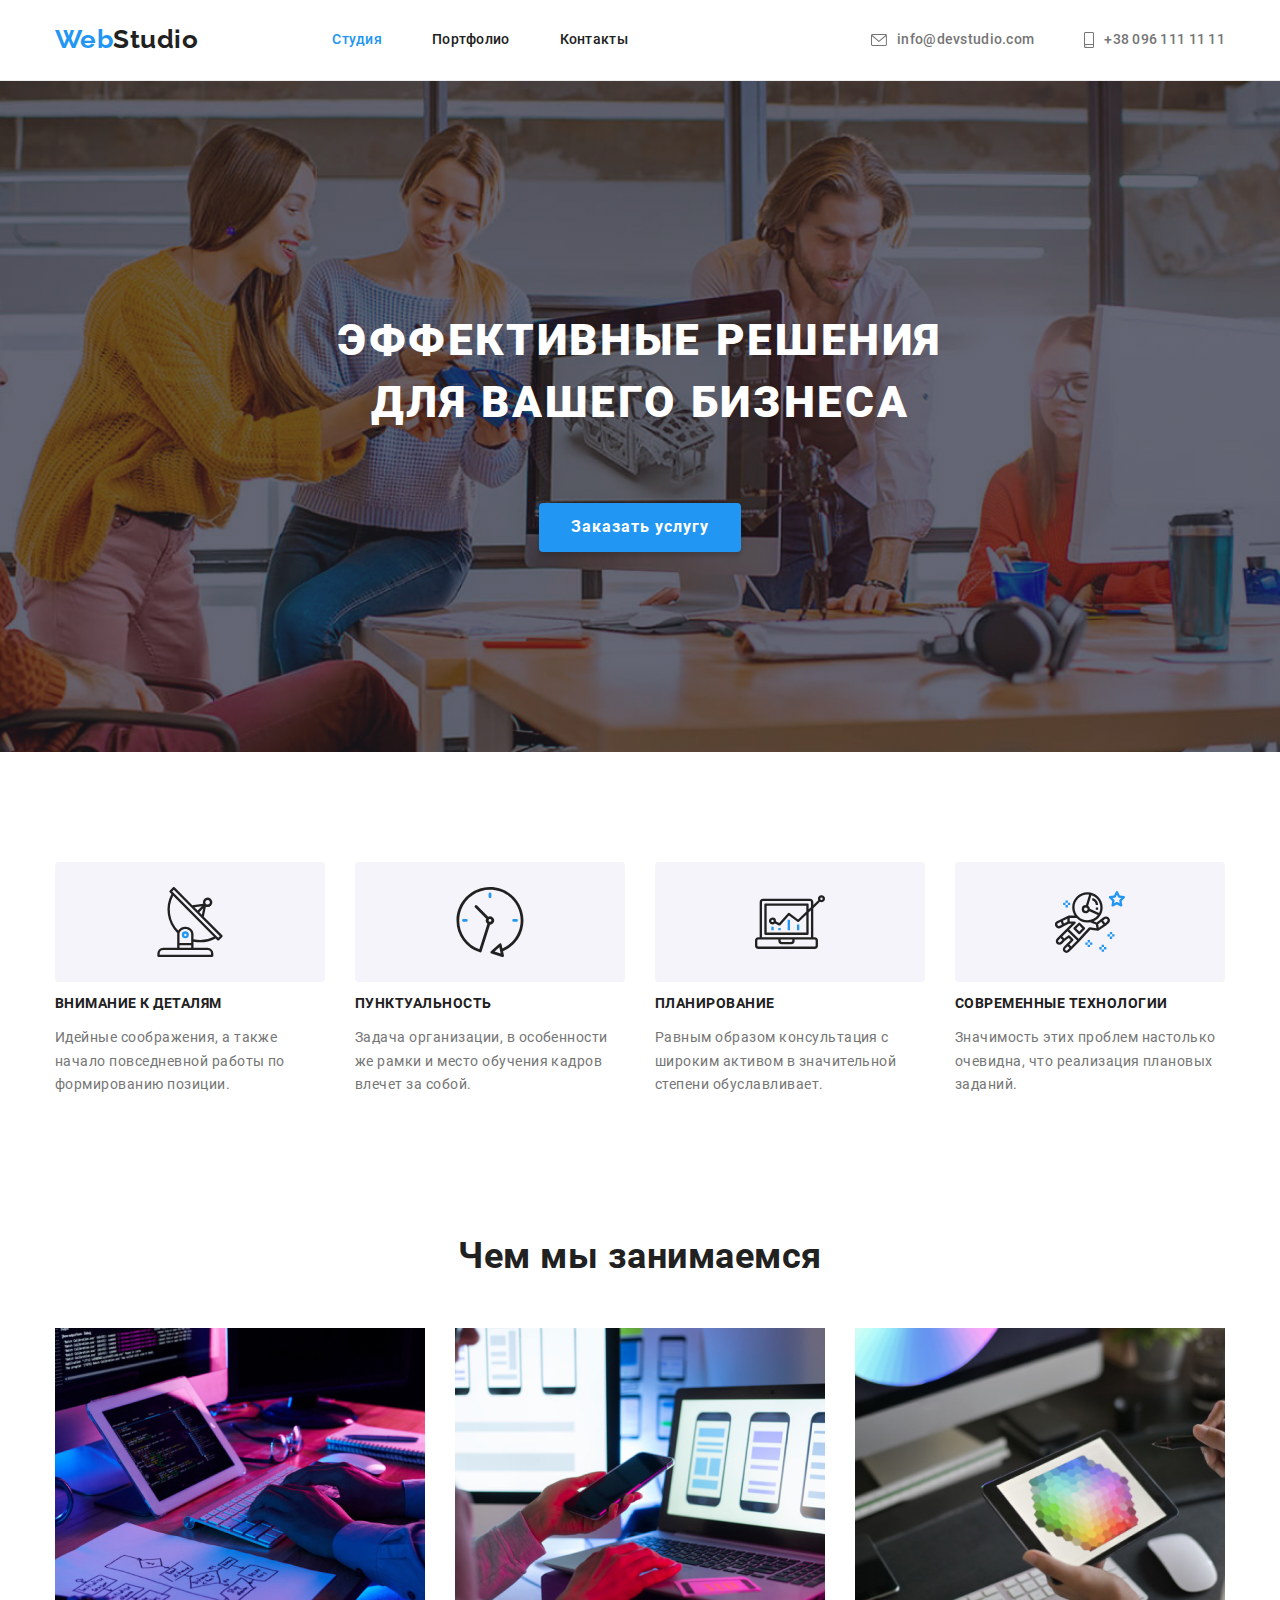
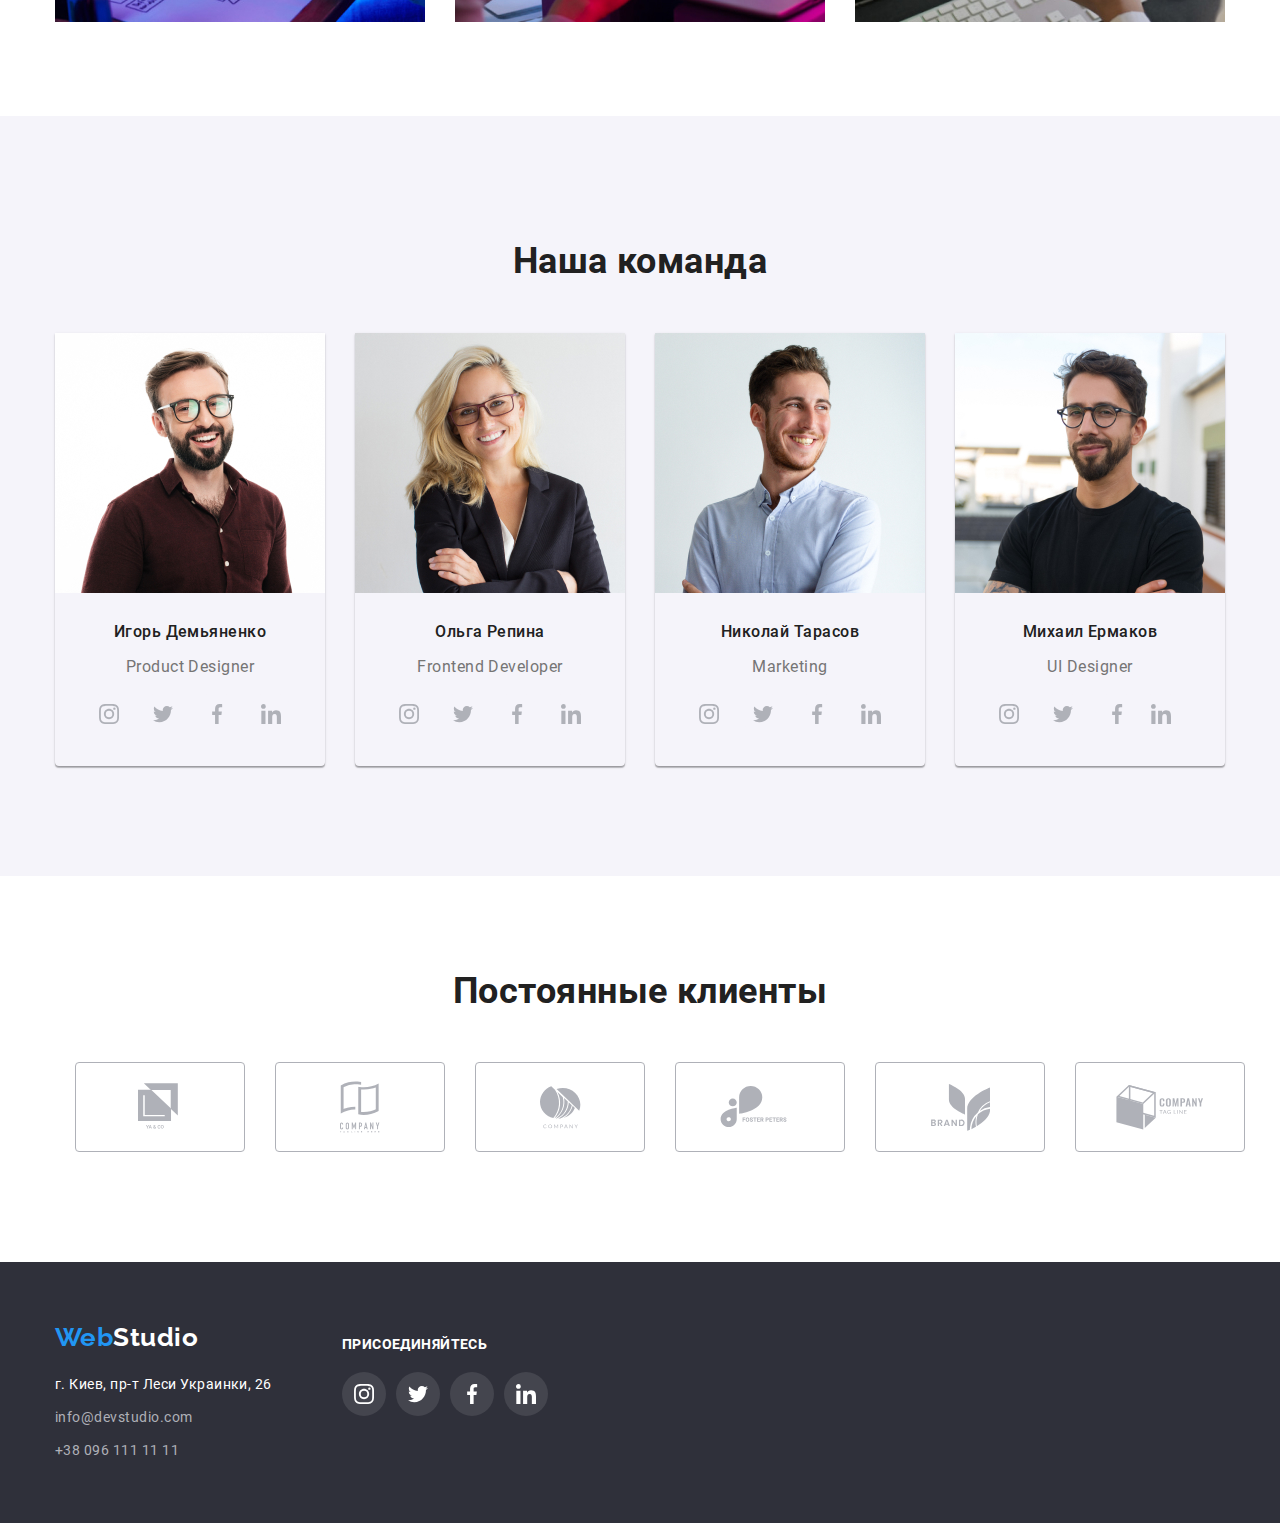
<file: index.html>
﻿<!DOCTYPE html>
<html lang="ru">
<head>
    <meta charset="UTF-8">
    <meta name="viewport" content="width=device-width, initial-scale=1.0">
    <title>WebStudio</title>
    <link href="https://fonts.googleapis.com/css2?family=Raleway:ital,wght@0,400;0,500;0,700;1,400;1,500;1,700&family=Roboto:ital,wght@0,400;0,500;0,700;0,900;1,400;1,500;1,700;1,900&display=swap"
    rel="stylesheet">
    <link rel="stylesheet" href="./css/normalize.css">
    <link rel="stylesheet" href="./css/style.css">
    
</head>
<body>

<!--Навигация-->
<header class="header">
    <div class="container">
    <a class="logo" href="./index.html">Web<span class="logo-text">Studio</span></a>
<nav>
    <ul class="menu">
    <li class="menu-item">
        <a class="link current" href="./index.html">Студия</a>
    </li>
    <li class="menu-item">
        <a class="link" href="./portfolio.html">Портфолио</a>
    </li>
    <li class="menu-item">
        <a class="link" href="#address">Контакты</a>
    </li>
    </ul>
</nav>

<ul class="contacts">
<li class="contacts-item">
    <a class="address-link" href="mailto:info@devstudio.com"
    ><svg class="link-icons" width="16px" height="12px">
        <use href="./img/sprite.svg#envelope"></use>
    </svg>info@devstudio.com</a>
</li>
<li class="contacts-item">
    <a class="address-link" href="tel:+380961111111"
    ><svg class="link-icons" width="10px" height="16px">
        <use href="./img/sprite.svg#smartphone"></use>
    </svg>+38 096 111 11 11</a>
</li>
</ul>
</div>
</header>

<!--Герой-->
<main>
<section class="hero">
    <div class="container align-center">
    <h1 class="title">Эффективные решения для вашего бизнеса</h1>
    <button class="button" type="button">Заказать услугу
    </button>
    </div>
</section>
<section class="features">
    <div class="container">
    <h2 hidden>Особенности</h2>
    <ul class="features-list">
    <li class="items">
        <h3 class="title">Внимание к деталям</h3>
        <p class="paragraph">
        Идейные соображения, а также начало повседневной работы по
        формированию позиции.
        </p>
    </li>
    <li class="items">
        <h3 class="title">Пунктуальность</h3>
        <p class="paragraph">
        Задача организации, в особенности же рамки и место обучения кадров
        влечет за собой.
        </p>
    </li>
    <li class="items">
        <h3 class="title">Планирование</h3>
        <p class="paragraph">
        Равным образом консультация с широким активом в значительной
        степени обуславливает.
        </p>
    </li>
    <li class="items">
        <h3 class="title">Современные технологии</h3>
        <p class="paragraph">
        Значимость этих проблем настолько очевидна, что реализация
        плановых заданий.
        </p>
    </li>
    </ul>
    </div>
</section>
<section class="wedo">
    <div class="container">
    <h2 class="title">Чем мы занимаемся</h2>
    <ul class="list-margin">
    <li class="item-img"><img class="img-block" src="./img/img1.jpg" width="370" height="294" 
        alt="разработка программного обеспечения"/>
    </li>
    <li class="item-img">
        <img class="img-block" src="./img/img2.jpg" width="370" height="294" 
        alt="разработка мобильных приложений"/>
    </li>
    <li class="item-img"><img class="img-block" src="./img/img3.jpg" width="370" height="294"
        alt="разработка дизайна веб страниц"/>
    </li>
    </ul>
    </div>
</section>

<!-- Команда -->
<section class="team margin">
    <div class="container team-padding">
    <h2 class="title">Наша команда</h2>
    <ul class="team-list">
    <li class="list-description"><img class="img-block" src="./img/photos/photo1.jpg"
        width="270" height="260"  alt="Игорь Демьяненко"/>
        <h3 class="name">Игорь Демьяненко</h3>
        <p class="position" lang="en">Product Designer</p>
    <ul class="list social-icons">
        <li class="social-icons-item">
            <a class="social-icons-link" href="https://instagram.com/" target="_blank" rel="noopener noreferer" aria-label="Instagram">
            <svg class="social-icons-svg">
                <use href="./img/sprite.svg#instagram"></use></svg></a>
        </li>
        <li class="social-icons-item">
            <a class="social-icons-link" href="https://twitter.com/" target="_blank" rel="noopener noreferer" aria-label="Twitter">
            <svg class="social-icons-svg">
                <use href="./img/sprite.svg#twitter"></use></svg></a>
        </li>
        <li class="social-icons-item">
            <a class="social-icons-link" href="https://facebook.com/" target="_blank" rel="noopener noreferer" aria-label="Facebook">
            <svg class="social-icons-svg">
                <use href="./img/sprite.svg#facebook"></use></svg></a>
        </li>
        <li class="social-icons-item">
            <a class="social-icons-link" href="https://linkedin.com/" target="_blank" rel="noopener noreferer" aria-label="Linkedin">
            <svg class="social-icons-svg">
                <use href="./img/sprite.svg#linkedin"></use></svg></a>
        </li>
    </ul>
        </li>
    <li class="list-description">
        <img class="img-block" src="./img/photos/photo2.jpg" 
        width="270" height="260"  alt="Ольга Репина"/>
        <h3 class="name">Ольга Репина</h3>
        <p class="position" lang="en">Frontend Developer</p>
    <ul class="list social-icons">
        <li class="social-icons-item">
            <a class="social-icons-link" href="https://instagram.com/" target="_blank" rel="noopener noreferer" aria-label="Instagram">
            <svg class="social-icons-svg">
                <use href="./img/sprite.svg#instagram"></use></svg></a>
        </li>
        <li class="social-icons-item">
            <a class="social-icons-link" href="https://twitter.com/" target="_blank" rel="noopener noreferer" aria-label="Twitter">
            <svg class="social-icons-svg">
                <use href="./img/sprite.svg#twitter"></use></svg></a>
        </li>
        <li class="social-icons-item">
            <a class="social-icons-link" href="https://facebook.com/" target="_blank" rel="noopener noreferer" aria-label="Facebook">
            <svg class="social-icons-svg">
                <use href="./img/sprite.svg#facebook"></use></svg></a>
        </li>
        <li class="social-icons-item">
            <a class="social-icons-link" href="https://linkedin.com/" target="_blank" rel="noopener noreferer" aria-label="Linkedin">
            <svg class="social-icons-svg">
                <use href="./img/sprite.svg#linkedin"></use></svg></a>
        </li>
    </ul>
        </li>
    <li class="list-description">
        <img class="img-block" src="./img/photos/photo3.jpg"
        width="270" height="260"  alt="Николай Тарасов"/>
        <h3 class="name">Николай Тарасов</h3>
        <p class="position" lang="en">Marketing</p>
    <ul class="list social-icons">
        <li class="social-icons-item">
            <a class="social-icons-link" href="https://instagram.com/" target="_blank" rel="noopener noreferer" aria-label="Instagram">
            <svg class="social-icons-svg">
                <use href="./img/sprite.svg#instagram"></use></svg></a>
        </li>
        <li class="social-icons-item">
            <a class="social-icons-link" href="https://twitter.com/" target="_blank" rel="noopener noreferer" aria-label="Twitter">
            <svg class="social-icons-svg">
                <use href="./img/sprite.svg#twitter"></use></svg></a>
        </li>
        <li class="social-icons-item">
            <a class="social-icons-link" href="https://facebook.com/" target="_blank" rel="noopener noreferer" aria-label="Facebook">
            <svg class="social-icons-svg">
                <use href="./img/sprite.svg#facebook"></use></svg></a>
        </li>
        <li class="social-icons-item">
            <a class="social-icons-link" href="https://linkedin.com/" target="_blank" rel="noopener noreferer" aria-label="Linkedin">
            <svg class="social-icons-svg">
                <use href="./img/sprite.svg#linkedin"></use></svg></a>
        </li>
    </ul>
        </li>
    <li class="list-description">
        <img class="img-block" src="./img/photos/photo4.jpg" 
        width="270" height="260"  alt="Михаил Ермаков"/>
        <h3 class="name">Михаил Ермаков</h3>
        <p class="position" lang="en">UI Designer</p>
    <ul class="list social-icons">
        <li class="social-icons-item">
            <a class="social-icons-link" href="https://instagram.com/" target="_blank" rel="noopener noreferer" aria-label="Instagram">
            <svg class="social-icons-svg">
                <use href="./img/sprite.svg#instagram"></use></svg></a>
        </li>
        <li class="social-icons-item">
            <a class="social-icons-link" href="https://twitter.com/" target="_blank" rel="noopener noreferer" aria-label="Twitter">
            <svg class="social-icons-svg">
                <use href="./img/sprite.svg#twitter"></use></svg></a>
        </li>
        <li class="v">
            <a class="social-icons-link" href="https://facebook.com/" target="_blank" rel="noopener noreferer" aria-label="Facebook">
            <svg class="social-icons-svg">
                <use href="./img/sprite.svg#facebook"></use></svg></a>
        </li>
        <li class="social-icons-item">
            <a class="social-icons-link" href="https://linkedin.com/" target="_blank" rel="noopener noreferer" aria-label="Linkedin">
            <svg class="social-icons-svg">
                <use href="./img/sprite.svg#linkedin"></use></svg></a>
        </li>
    </ul>
        </li>
    </ul>
    </div>
</section>
<section class="clients">
<div class="container clients">
    <h2 class="title">Постоянные клиенты</h2>
    <ul class="clients-list">
    <li class="clients-item"><a href="" class="clients-links"><svg class="clients-icon" width="44px" height="49px">
        <use href="./img/sprite.svg#logo1"></use>
    </svg></a></li>
    <li class="clients-item"><a href="" class="clients-links"><svg class="clients-icon" width="40px" height="52px">
        <use href="./img/sprite.svg#logo2"></use>
    </svg></a></li>
    <li class="clients-item"><a href="" class="clients-links"><svg class="clients-icon" width="41px" height="43px">
        <use href="./img/sprite.svg#logo3"></use>
    </svg></a></li>
    <li class="clients-item"><a href="" class="clients-links"><svg class="clients-icon" width="80px" height="42px">
        <use href="./img/sprite.svg#logo4"></use>
    </svg></a></li>
    <li class="clients-item"><a href="" class="clients-links"><svg class="clients-icon" width="59px" height="47px">
        <use href="./img/sprite.svg#logo5"></use>
    </svg></a></li>
    <li class="clients-item"><a href="" class="clients-links"><svg class="clients-icon" width="88px" height="45px">
        <use href="./img/sprite.svg#logo6"></use>
    </svg></a></li>
    </ul>
</div>  
</section>
</main>

<!-- footer -->
<footer class="footer">
<div class="container footer-padding">
    <div>
    <a class="logo" href="./index.html">Web<span class="logo-text">Studio</span></a>
    <address class="address" id="address">
    <a class="map" href="https://goo.gl/maps/mBAU42XWuLWp58m89" target="_blank" rel="noopener noreferer">
        г. Киев, пр-т Леси Украинки, 26</a>
    <a class="link" href="mailto:info@devstudio.com">info@devstudio.com</a>
    <a class="link" href="tel:+380961111111">+38 096 111 11 11</a>
    </address>
</div>
<div>
    <div class="footer-icon">
        <p class="footer-title">присоединяйтесь</p>
        <ul class="footer-list footer-social-icons">
            <li class="footer-social-icons-item">
                <a class="footer-social-icons-link" href="https://instagram.com/" target="_blank" rel="noopener noreferer" aria-label="Instagram">
                <svg class="footer-social-icons-svg">
                <use href="./img/sprite.svg#instagram"></use></svg></a>
            </li>
            <li class="footer-social-icons-item">
                <a class="footer-social-icons-link" href="https://twitter.com/" target="_blank" rel="noopener noreferer" aria-label="Twitter">
                <svg class="footer-social-icons-svg">
                <use href="./img/sprite.svg#twitter"></use></svg></a>
            </li>
            <li class="footer-social-icons-item">
                <a class="footer-social-icons-link" href="https://facebook.com/" target="_blank" rel="noopener noreferer" aria-label="Facebook">
                <svg class="footer-social-icons-svg">
                <use href="./img/sprite.svg#facebook"></use></svg></a>
            </li>
            <li class="footer-social-icons-item">
                <a class="footer-social-icons-link" href="https://linkedin.com/" target="_blank" rel="noopener noreferer" aria-label="Linkedin">
                <svg class="footer-social-icons-svg">
                <use href="./img/sprite.svg#linkedin"></use></svg></a>
            </li>
        </ul>
        </div>
    </div>
</div>
</footer>
</body>
</html>
</file>
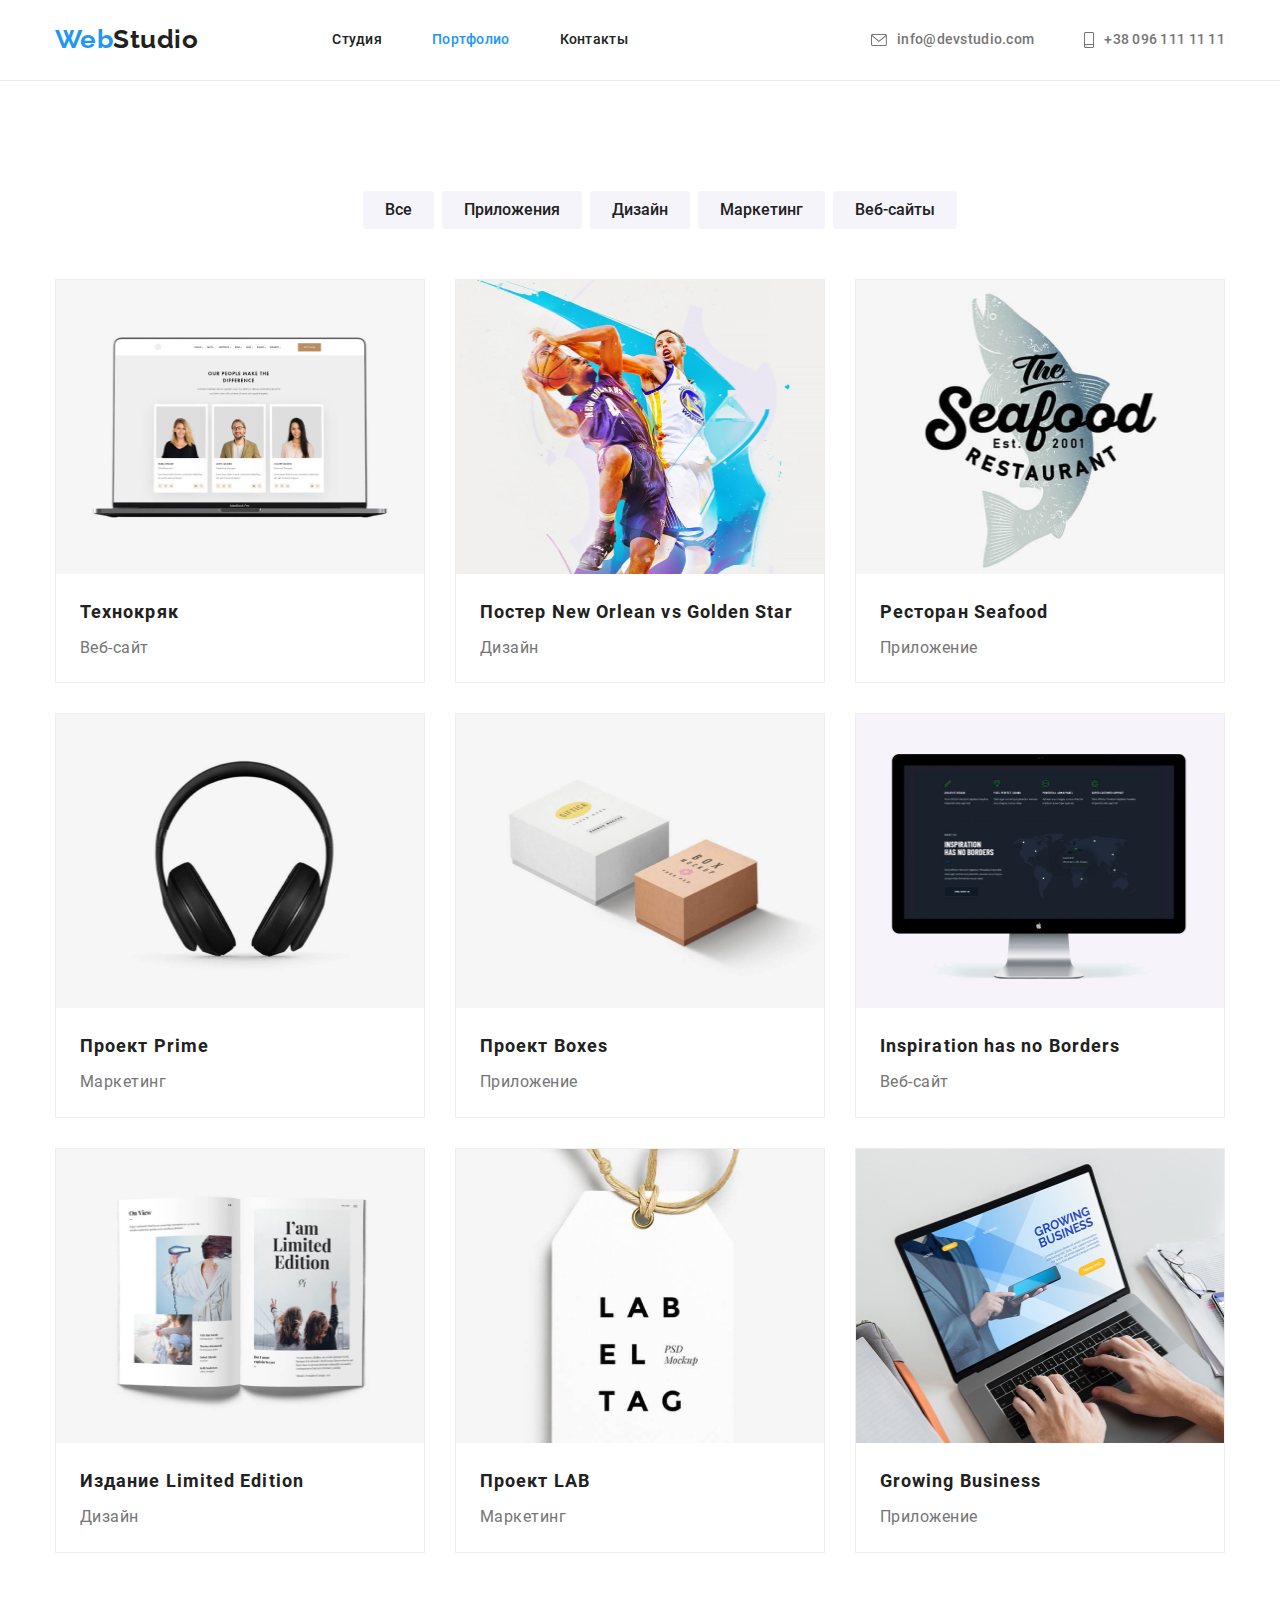
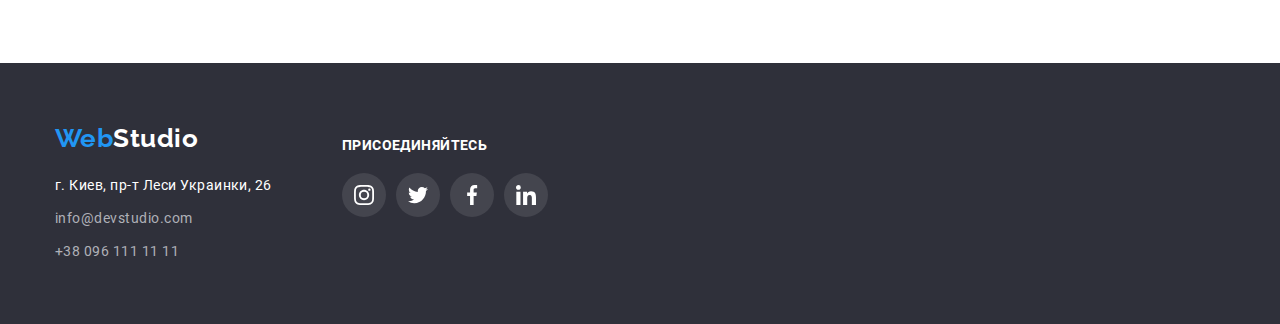
<file: portfolio.html>
<!DOCTYPE html>
<html lang="ru">
<head>
    <meta charset="UTF-8">
    <meta name="viewport" content="width=device-width, initial-scale=1.0">
    <title>WebStudio</title>
    <link href="https://fonts.googleapis.com/css2?family=Raleway:ital,wght@0,400;0,500;0,700;1,400;1,500;1,700&family=Roboto:ital,wght@0,400;0,500;0,700;0,900;1,400;1,500;1,700;1,900&display=swap"
    rel="stylesheet">
    <link rel="stylesheet" href="./css/normalize.css">
    <link rel="stylesheet" href="./css/style.css">
</head>
<body>

<!--Навигация-->
<header class="header">
<div class="container">
    <a class="logo" href="./index.html">Web<span class="logo-text">Studio</span></a>
<nav>
    <ul class="menu">
    <li class="menu-item">
        <a class="link" href="./index.html">Студия</a>
    </li>
    <li class="menu-item">
        <a class="link current" href="./portfolio.html">Портфолио</a>
    </li>
    <li class="menu-item">
        <a class="link" href="#address">Контакты</a>
    </li>
    </ul>
</nav>

<ul class="contacts">
    <li class="contacts-item">
        <a class="address-link" href="mailto:info@devstudio.com"
        ><svg class="link-icons" width="16px" height="12px">
            <use href="./img/sprite.svg#envelope"></use>
        </svg>info@devstudio.com</a>
    </li>
    <li class="contacts-item">
        <a class="address-link" href="tel:+380961111111"
        ><svg class="link-icons" width="10px" height="16px">
            <use href="./img/sprite.svg#smartphone"></use>
        </svg>+38 096 111 11 11</a>
    </li>
</ul>
</div>
</header>

<!-- Портфолио -->
<main>
<section class="portfolio">
    <div class="container portfolio-padding">
    <h1 hidden>Портфолио</h1>
    <ul class="filter">
        <li class="filter-items"> <button class="link-filter" type="button">Все</button></li>
        <li class="filter-items"> <button class="link-filter" type="button">Приложения</button></li>
        <li class="filter-items"> <button class="link-filter" type="button">Дизайн</button></li>
        <li class="filter-items"> <button class="link-filter" type="button">Маркетинг</button></li>
        <li class="filter-items"> <button class="link-filter" type="button">Веб-сайты</button></li>
    </ul>
        <ul class="content">
        <li class="content-items">
            <a class="link" href="">
            <img class="img-block" src="./img/portfolio/techno-crack.jpg" width="368" height="294" 
            alt="Технокряк Веб-сайт"/>
            <h2 class="title">Технокряк</h2>
            <p class="type">Веб-сайт</p>
            </a>
        </li>
        <li class="content-items">
            <a class="link" href="">
            <img class="img-block" src="./img/portfolio/poster.jpg" width="368" height="294" 
            alt="Постер Дизайн" />
            <h2 class="title">Постер New Orlean vs Golden Star</h2>
            <p class="type">Дизайн</p>
            </a>
        </li>
        <li class="content-items">
            <a class="link" href="">
            <img class="img-block" src="./img/portfolio/seafood.jpg"  width="368" height="294" 
            alt="Ресторан Приложение" />
            <h2 class="title">Ресторан Seafood</h2>
            <p class="type">Приложение</p>
            </a>
        </li>
        <li class="content-items">
            <a class="link" href="">
            <img class="img-block" src="./img/portfolio/prime.jpg"  width="368" height="294"
            alt="Проект Прайм Маркетинг" />
            <h2 class="title">Проект Prime</h2>
            <p class="type">Маркетинг</p>
            </a>
        </li>
        <li class="content-items">
            <a class="link" href="">
            <img class="img-block" src="./img/portfolio/boxes.jpg" width="368" height="294" 
            alt="Проект Боксес Приложение" />
            <h2 class="title">Проект Boxes</h2>
            <p class="type">Приложение</p>
            </a>
        </li>
        <li class="content-items">
            <a class="link" href="">
            <img class="img-block" src="./img/portfolio/inspiration.jpg" width="368" height="294" 
            alt="Веб-сайт" />
            <h2 class="title">Inspiration has no Borders</h2>
            <p class="type">Веб-сайт</p>
            </a>
        </li>
        <li class="content-items">
            <a class="link" href="">
            <img class="img-block" src="./img/portfolio/limited-edition.jpg" width="368" height="294"
            alt="Издание Дизайн" />
            <h2 class="title">Издание Limited Edition</h2>
            <p class="type">Дизайн</p>
            </a>
        </li>
        <li class="content-items">
            <a class="link" href="">
            <img class="img-block" src="./img/portfolio/lab.jpg" width="368" height="294"
            alt="Проект ЛАБ Маркетинг" />
            <h2 class="title">Проект LAB</h2>
            <p class="type">Маркетинг</p>
            </a>
        </li>
        <li class="content-items">
            <a class="link" href="">
            <img class="img-block" src="./img/portfolio/growing.jpg" width="368" height="294"
            alt="Приложение" />
            <h2 class="title">Growing Business</h2>
            <p class="type">Приложение</p>
            </a>
        </li>
        </ul>
    </div>
</section>
</main>

<!-- footer -->
<footer class="footer">
    <div class="container footer-padding">
        <div>
        <a class="logo" href="./index.html">Web<span class="logo-text">Studio</span></a>
        <address class="address" id="address">
        <a class="map" href="https://goo.gl/maps/mBAU42XWuLWp58m89" target="_blank" rel="noopener noreferer">
            г. Киев, пр-т Леси Украинки, 26</a>
        <a class="link" href="mailto:info@devstudio.com">info@devstudio.com</a>
        <a class="link" href="tel:+380961111111">+38 096 111 11 11</a>
        </address>
    </div>
    <div>
        <div class="footer-icon">
            <p class="footer-title">присоединяйтесь</p>
            <ul class="footer-list footer-social-icons">
                <li class="footer-social-icons-item">
                    <a class="footer-social-icons-link" href="https://instagram.com/" target="_blank" rel="noopener noreferer" aria-label="Instagram">
                    <svg class="footer-social-icons-svg">
                    <use href="./img/sprite.svg#instagram"></use></svg></a>
                </li>
                <li class="footer-social-icons-item">
                    <a class="footer-social-icons-link" href="https://twitter.com/" target="_blank" rel="noopener noreferer" aria-label="Twitter">
                    <svg class="footer-social-icons-svg">
                    <use href="./img/sprite.svg#twitter"></use></svg></a>
                </li>
                <li class="footer-social-icons-item">
                    <a class="footer-social-icons-link" href="https://facebook.com/" target="_blank" rel="noopener noreferer" aria-label="Facebook">
                    <svg class="footer-social-icons-svg">
                    <use href="./img/sprite.svg#facebook"></use></svg></a>
                </li>
                <li class="footer-social-icons-item">
                    <a class="footer-social-icons-link" href="https://linkedin.com/" target="_blank" rel="noopener noreferer" aria-label="Linkedin">
                    <svg class="footer-social-icons-svg">
                    <use href="./img/sprite.svg#linkedin"></use></svg></a>
                </li>
            </ul>
            </div>
        </div>
    </div>
    </footer>
    </body>
    </html>
</file>
<file: css/style.css>
/* roboto-regular - latin_cyrillic */
@font-face {
font-family: 'Roboto';
font-style: normal;
font-weight: 400;
src: url('../fonts/Roboto/roboto-v20-latin_cyrillic-regular.eot'); /* IE9 Compat Modes */
src: local('Roboto'), local('Roboto-Regular'),
    url('../fonts/Roboto/roboto-v20-latin_cyrillic-regular.eot?#iefix') format('embedded-opentype'), /* IE6-IE8 */
    url('../fonts/Roboto/roboto-v20-latin_cyrillic-regular.woff2') format('woff2'), /* Super Modern Browsers */
    url('../fonts/Roboto/roboto-v20-latin_cyrillic-regular.woff') format('woff'), /* Modern Browsers */
    url('../fonts/Roboto/roboto-v20-latin_cyrillic-regular.ttf') format('truetype'), /* Safari, Android, iOS */
    url('../fonts/Roboto/roboto-v20-latin_cyrillic-regular.svg#Roboto') format('svg'); /* Legacy iOS */
}

/* roboto-500 - latin_cyrillic */
@font-face {
font-family: 'Roboto';
font-style: normal;
font-weight: 500;
src: url('../fonts/Roboto/roboto-v20-latin_cyrillic-500.eot'); /* IE9 Compat Modes */
src: local('Roboto Medium'), local('Roboto-Medium'),
    url('../fonts/Roboto/roboto-v20-latin_cyrillic-500.eot?#iefix') format('embedded-opentype'), /* IE6-IE8 */
    url('../fonts/Roboto/roboto-v20-latin_cyrillic-500.woff2') format('woff2'), /* Super Modern Browsers */
    url('../fonts/Roboto/roboto-v20-latin_cyrillic-500.woff') format('woff'), /* Modern Browsers */
    url('../fonts/Roboto/roboto-v20-latin_cyrillic-500.ttf') format('truetype'), /* Safari, Android, iOS */
    url('../fonts/Roboto/roboto-v20-latin_cyrillic-500.svg#Roboto') format('svg'); /* Legacy iOS */
}

/* roboto-700 - latin_cyrillic */
@font-face {
font-family: 'Roboto';
font-style: normal;
font-weight: 700;
src: url('../fonts/Roboto/roboto-v20-latin_cyrillic-700.eot'); /* IE9 Compat Modes */
src: local('Roboto Bold'), local('Roboto-Bold'),
    url('../fonts/Roboto/roboto-v20-latin_cyrillic-700.eot?#iefix') format('embedded-opentype'), /* IE6-IE8 */
    url('../fonts/Roboto/roboto-v20-latin_cyrillic-700.woff2') format('woff2'), /* Super Modern Browsers */
    url('../fonts/Roboto/roboto-v20-latin_cyrillic-700.woff') format('woff'), /* Modern Browsers */
    url('../fonts/Roboto/roboto-v20-latin_cyrillic-700.ttf') format('truetype'), /* Safari, Android, iOS */
    url('../fonts/Roboto/roboto-v20-latin_cyrillic-700.svg#Roboto') format('svg'); /* Legacy iOS */
}

/* roboto-900italic - latin_cyrillic */
@font-face {
font-family: 'Roboto';
font-style: italic;
font-weight: 900;
src: url('../fonts/Roboto/roboto-v20-latin_cyrillic-900italic.eot'); /* IE9 Compat Modes */
src: local('Roboto Black Italic'), local('Roboto-BlackItalic'),
    url('../fonts/Roboto/roboto-v20-latin_cyrillic-900italic.eot?#iefix') format('embedded-opentype'), /* IE6-IE8 */
    url('../fonts/Roboto/roboto-v20-latin_cyrillic-900italic.woff2') format('woff2'), /* Super Modern Browsers */
    url('../fonts/Roboto/roboto-v20-latin_cyrillic-900italic.woff') format('woff'), /* Modern Browsers */
    url('../fonts/Roboto/roboto-v20-latin_cyrillic-900italic.ttf') format('truetype'), /* Safari, Android, iOS */
    url('../fonts/Roboto/roboto-v20-latin_cyrillic-900italic.svg#Roboto') format('svg'); /* Legacy iOS */
}

li {
    list-style-type: none; /* Убираем маркеры */
}

*,
*::before,
*::after {
    box-sizing: border-box;
}

:root {
    --main-text-cl: #757575;
    --accent-cl: #2196F3;
    --black: #212121;
    --gray: #ffffff99;
    --white: #ffffff;
    --dark-bg: #2F303A;
    --bg: #F5F4FA;
    --gray: #AFB1B8;
}

body {
    color: var(--black);
    background-color: var(--primary-bg);
    letter-spacing: 0.03em;
}

.container {
    width: 1200px;
    margin-left: auto;
    margin-right: auto;
    padding-left: 15px;
    padding-right: 15px;
}

.container.align-center {
    text-align: center;
}

.header > .container {
    display: flex;
    align-items: center;
}

.header .menu {
    display: flex;
    margin-top: 0;
    margin-bottom: 0;
}

.menu .menu-item:not(:last-child) {
    margin-right: 50px;
}

.header {
    border-bottom: 1px solid #ececec;
}

.header .logo {
    display: block;
    margin-right: 94px;
    color: var(--accent-cl);
    font-family: Raleway;
    font-weight: 700;
    font-size: 26px;
    line-height: 1.2;
    text-decoration: none;
}

.logo > .logo-text {
    color: var(--black);
}

.header .link {
    padding-top: 32px;
    padding-bottom: 32px;
    display: block;
    color: var(--black);
    font-family: Roboto;
    font-weight: 500;
    font-size: 14px;
    line-height: 1.14;
    letter-spacing: 0.02em;
    text-decoration: none;
}

.header .link.current {
    color: var(--accent-cl);
}

.header .link:hover,
.link:focus {
    color: var(--accent-cl);
}

.header .contacts {
    display: flex;
    margin-left: auto;
    margin-top: 0;
    margin-bottom: 0;
}

.contacts .contacts-item:not(:last-child) {
    margin-right: 50px;
}

.contacts .address-link{
    display: flex;
    align-items: center;
}

.header .address-link {
    fill: var(--main-text-cl);
    padding-top: 32px;
    padding-bottom: 32px;
    color: var(--main-text-cl);
    font-family: Roboto;
    font-weight: 500;
    font-size: 14px;
    line-height: 1.14;
    letter-spacing: 0.02em;
    text-decoration: none;
}

.header .address-link:hover,
.address-link:focus {
color: var(--accent-cl);
fill: var(--accent-cl);
}

.link-icons {
    margin-right: 10px;
}

.hero {
    background-color: var(--dark-bg);
    background-image: linear-gradient(
    rgba(47, 48, 58, 0.4),
    rgba(47, 48, 58, 0.4)),
    url(../img/bg-Img.jpg);
    background-color: #c4c4c4;
    background-size: cover;
    background-repeat: no-repeat;
    background-position: center;
}

.hero > .container {
    padding-top: 200px;
    padding-bottom: 200px;
}

.hero .title {
    max-width: 700px;
    margin-left: auto;
    margin-right: auto;
    color: var(--white);
    font-family: Roboto;
    font-weight: 900;
    font-size: 44px;
    line-height: 1.4;
    text-align: center;
    letter-spacing: 0.06em;
    text-transform: uppercase;
}

.hero .button {
    padding: 10px 32px;
    background-color: var(--accent-cl);
    font-family: Roboto;
    color: var(--white);
    font-weight: 700;
    font-size: 16px;
    line-height: 1.8;
    align-items: center;
    text-align: center;
    letter-spacing: 0.06em;
    margin-top: 40px;
    box-shadow: 0px 4px 4px rgba(0, 0, 0, 0.15);
    border-radius: 4px;
    border: 0;
}

.hero .button:hover,
.hero .button:focus {
    background: #188ce8;
    box-shadow: 0px 4px 4px rgba(0, 0, 0, 0.15);
}

.features-list .items {
    width: calc((100% - 90px) / 4);
}

.features-list .items:not(:last-child) {
    margin-right: 30px;
}

.features-list .items::before {
    display: block;
    content: '';
    height: 120px;
    background-color: var(--bg);
    background-repeat: no-repeat;
    background-position: center;
    border-radius: 4px;
}

.features-list .items:nth-child(1)::before {
    background-image: url(../img/icons/antenna.svg);
}

.features-list .items:nth-child(2)::before {
    background-image: url(../img/icons/clock.svg);
}

.features-list .items:nth-child(3)::before {
    background-image: url(../img/icons/diagram.svg);
}

.features-list .items:nth-child(4)::before {
    background-image: url(../img/icons/astronaut.svg);
}

.features .features-list {
    padding: 94px 0px;
    display: flex;
}

.features-list .items {

    width: calc((100% - 90px) / 4);
}

.features-list .items:not(:last-child) {
    margin-right: 30px;
}

.features .title {
    color: var(--black);
    font-family: Roboto;
    font-weight: 700;
    font-size: 14px;
    line-height: 1.14;
    text-transform: uppercase;
}

.features .paragraph {
    margin-top: 10px;
    color: var(--main-text-cl);
    font-family: Roboto;
    font-weight: 400;
    font-size: 14px;
    line-height: 1.7;
}

.wedo .list-margin {
    margin-top: 50px;
    display: flex;
    padding-left: 0;
}

.list-margin .item-img:not(:last-child) {
    margin-right: 30px;
}

.wedo .title {
    color: var(--black);
    font-family: Roboto;
    font-weight: 700;
    font-size: 36px;
    line-height: 1.2;
    text-align: center;
}

.img-block {
    display: block;
    justify-content: center;
}

.container.team-padding {
    padding-top: 94px;
    padding-bottom: 94px;
}

.team.margin {
    margin-top: 94px;
}

.team {
    background: var(--bg);
}

.team .team-list {
    margin-top: 50px;
    display: flex;
    justify-content: center;
    padding-left: 0;
}

.team-list > .list-description {
    padding-bottom: 30px;
    background: var(--primary-bg);
    box-shadow: 0px 1px 3px #0000001f, 0px 1px 1px #00000024,
    0px 2px 1px #00000033;
    border-radius: 0px 0px 4px 4px;
}

.team-list .list-description:not(:last-child) {
    margin-right: 30px;
}

.team .title {
    color: var(--black);
    font-family: Roboto;
    font-weight: 700;
    font-size: 36px;
    line-height: 1.2;
    text-align: center;
}

.team .name {
    margin-top: 30px;
    color: var(--black);
    font-family: Roboto;
    font-weight: 500;
    font-size: 16px;
    line-height: 1.2x;
    text-align: center;
}

.team .position {
    margin-top: 10px;
    color: var(--main-text-cl);
    font-family: Roboto;
    font-weight: 400;
    font-size: 16px;
    line-height: 1.2x;
    text-align: center;
}

.clients.container {
    padding-bottom: 94px;
}

.clients .title {
    margin-top: 94px;
    margin-bottom: 0;
    color: var(--black);
    font-family: Roboto;
    font-weight: 700;
    font-size: 36px;
    line-height: 1.167;
    text-align: center;
}

.clients .clients-list {
    display: flex;
    justify-content: center;
    margin-top: 50px;
}

.clients .clients-item:not(:last-child) {
    margin-right: 30px;
}

.clients .clients-links {
    display: flex;
    width: 170px;
    height: 90px;
    justify-content: center;
    align-items: center;
    fill: var(--gray);
    border: 1px solid var(--gray);
    border-radius: 4px;
}

.clients .clients-links:hover,
.clients .clients-links:focus {
    border: 1px solid var(--accent-cl);
    fill: var(--accent-cl);
}

.container.footer-padding {
    padding-top: 60px;
    padding-bottom: 60px;
    display: flex;
}

.footer {
    background-color: var(--dark-bg);
}

.footer .logo {
    display: inline-block;
    font-family: Raleway;
    font-weight: 700;
    font-size: 26px;
    line-height: 1.2;
    color: var(--accent-cl);
    text-decoration: none;
}

.footer .logo-text {
    color: var(--white);
}

.footer .address {
    font-family: Roboto;
    font-style: normal;
    font-weight: normal;
    margin-top: 20px;
}

.footer .map {
    color: var(--white);
    font-family: Roboto;
    font-weight: 400;
    font-size: 14px;
    line-height: 1.7;
    text-decoration: none;
}

.footer-icon p {
    display: flex;
    margin-bottom: 20px;
    font-family: Roboto;
    font-style: normal;
    font-weight: bold;
    font-size: 14px;
    letter-spacing: 0.03em;
    text-transform: uppercase;
    color: var(--white);
}

.footer-icon {
    margin-left: 70px;
}

.footer .link {
    width: 20%;
    display: block;
    margin-top: 9px;
    color: var(--gray);
    font-family: Roboto;
    font-weight: 400;
    font-size: 14px;
    line-height: 1.7;
    text-decoration: none;
    white-space: nowrap;
}

.footer-social-icons {
    display: flex;
    padding: 0 0;
}

.footer-social-icons-link {
    display: flex;
    justify-content: center;
    align-items: center;
    width: 44px;
    height: 44px;
    background-color: rgba(255, 255, 255, 0.1);
    border-radius: 50%;
}

.footer-social-icons-svg {
    width: 20px;
    height: 20px;
    fill: var(--white);
}

.footer-social-icons-item:not(:last-child) {
    margin-right: 10px;
}

.footer-social-icons-link:hover .social-icons-svg,
.footer-social-icons-link:focus .social-icons-svg {
    fill: var(--white);
}

.footer-social-icons-link:hover,
.footer-social-icons-link:focus {
    background-color: var(--accent-cl);
}

/* --Портфолио-- */
.portfolio .filter {
    display: flex;
    justify-content: center;
}

.portfolio .filter-items:not(:last-child) {
    margin-right: 8px;
}

.container.portfolio-padding {
    padding-top: 94px;
    padding-bottom: 94px;
}

.filter .link-filter {
    padding: 6px 22px;
    font-family: Roboto;
    font-weight: 500;
    font-size: 16px;
    line-height: 1.6;
    text-align: center;
    color: var(--black);
    background: #f5f4fa;
    border-radius: 4px;
    border: 0;
}

.filter .link-filter:hover,
.link-filter:focus {
    background: var(--accent-cl);
    color: #ffffff;
    box-shadow: 0px 3px 1px rgba(0, 0, 0, 0.1), 0px 1px 2px rgba(0, 0, 0, 0.08),
    0px 2px 2px rgba(0, 0, 0, 0.12);
}

.portfolio .content {
    margin-top: 50px;
    display: flex;
    flex-wrap: wrap;
    padding-left: 0px;
}

.portfolio .content-items {
    width: calc((100% - 60px) / 3);
    border: 1px solid #eeeeee;
}

.portfolio .content-items:not(:nth-child(-n + 3)) {
    margin-top: 30px;
}

.content{
    justify-content: space-between;
}

.content .link {
    display: block;
    background: var(--primary-bg);
    text-decoration: none;
    padding-bottom: 20px;
}

.content .link:hover,
.content .link:focus {
    box-shadow: 0px 1px 1px rgba(0, 0, 0, 0.12), 0px 4px 4px rgba(0, 0, 0, 0.06),
    1px 4px 6px rgba(0, 0, 0, 0.16);
}

.content .title {
    margin-top: 20px;
    margin-bottom: 0;
    padding-left: 24px;
    color: var(--black);
    font-family: Roboto;
    font-weight: 700;
    font-size: 18px;
    line-height: 2;
    letter-spacing: 0.06em;
}

.content .type {
    margin-top: 4px;
    margin-bottom: 0;
    padding-left: 24px;
    color: var(--main-text-cl);
    font-family: Roboto;
    font-weight: 400;
    font-size: 16px;
    line-height: 1.8;
}

.social-icons {
    display: flex;
    padding: 0 0;
    margin-left: 32px;
}

.social-icons-link {
    display: flex;
    justify-content: center;
    align-items: center;
    width: 44px;
    height: 44px;
    background-color: var(--bg);
    border-radius: 50%;
}

.social-icons-svg {
    width: 20px;
    height: 20px;
    fill: var(--gray);
}

.social-icons-item:not(:last-child) {
    margin-right: 10px;
}

.social-icons-link:hover .social-icons-svg,
.social-icons-link:focus .social-icons-svg {
    fill: var(--white);
}

.social-icons-link:hover,
.social-icons-link:focus {
    background-color: var(--accent-cl);
}
</file>
